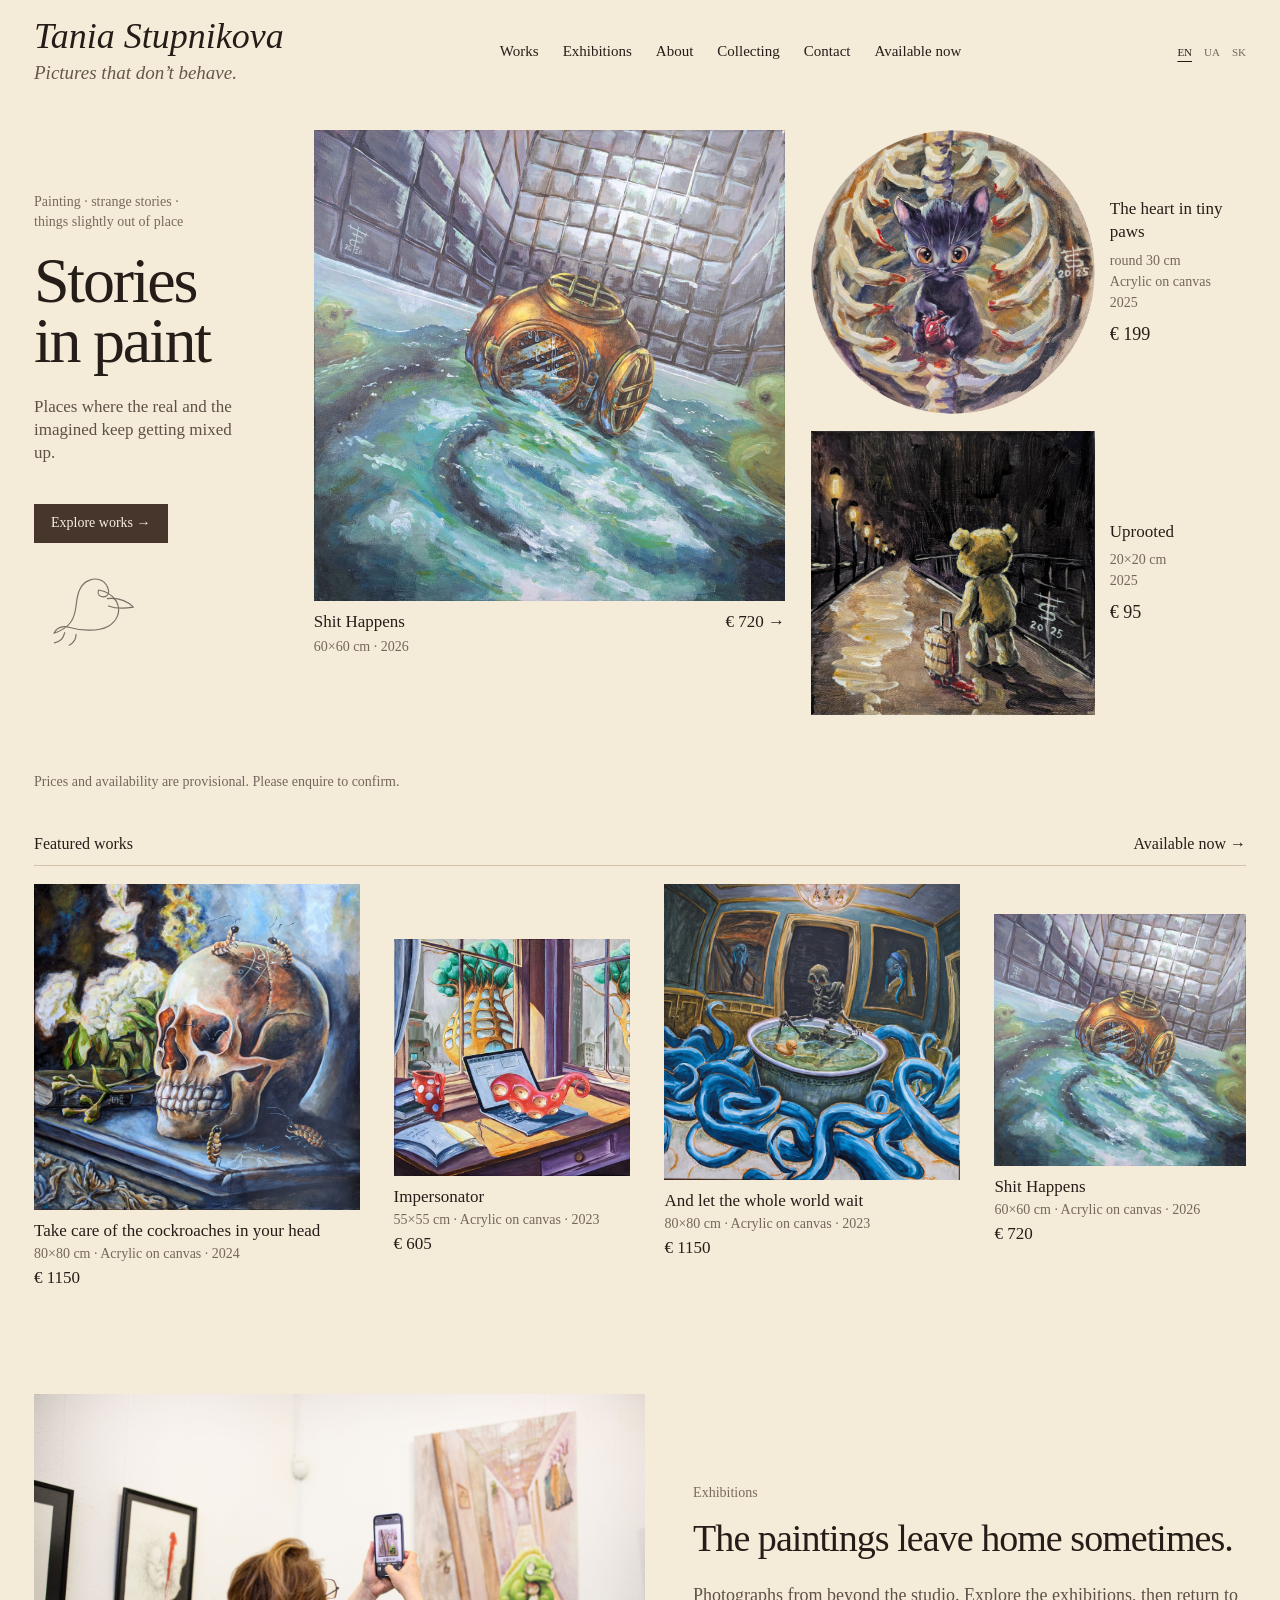
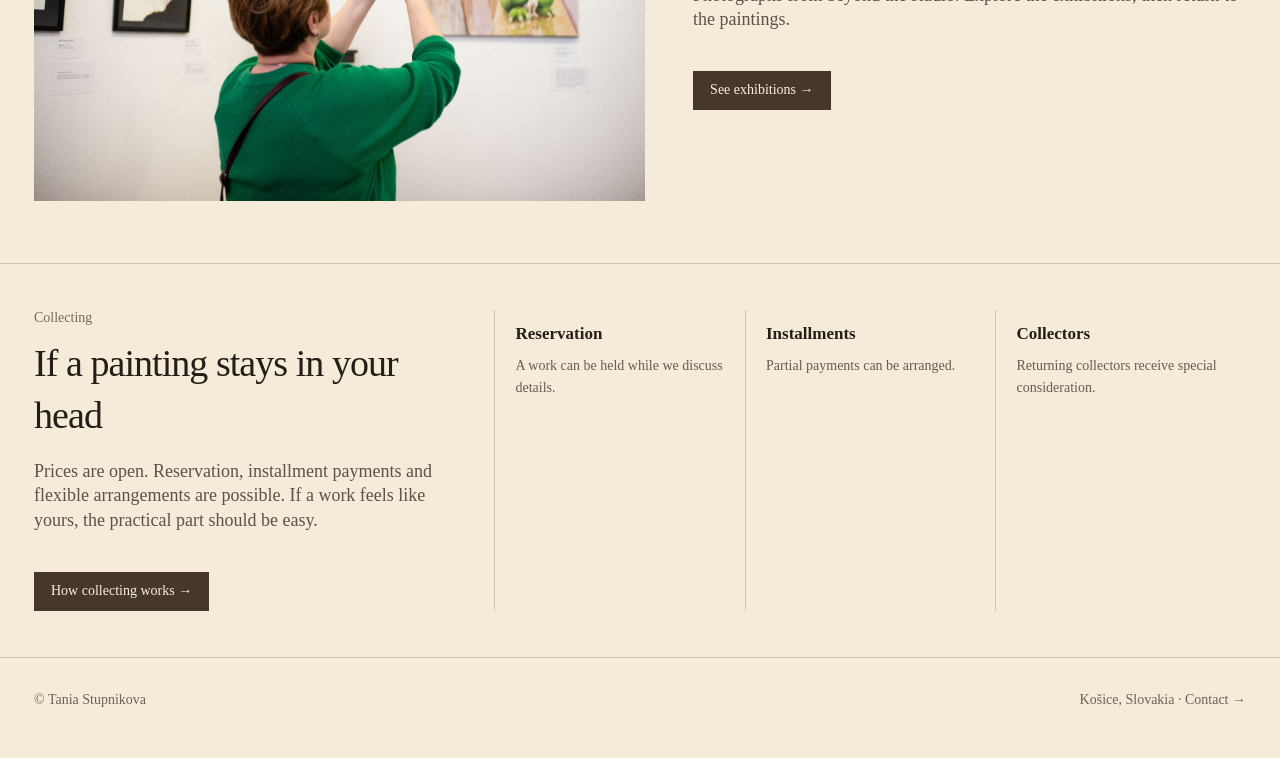
<file: index.html>
<!doctype html>
<html lang="en">
<head>
  <meta charset="utf-8">
  <meta name="viewport" content="width=device-width,initial-scale=1">
  <title>Tania Stupnikova</title>
  <meta name="description" content="Paintings by Tania Stupnikova. Strange stories, magical realism, uneasy creatures and things slightly out of place.">
  <link rel="stylesheet" href="styles.css">
</head>
<body>
<header class="header">
  <div class="shell header-inner">
    <a href="index.html" class="brand">
      <div class="brand-name">Tania Stupnikova</div>
      <div class="tagline">Pictures that don’t behave.</div>
    </a>
    <nav class="nav" aria-label="Main navigation">
      <a href="works.html">Works</a>
      <a href="exhibitions.html">Exhibitions</a>
      <a href="about.html">About</a>
      <a href="collecting.html">Collecting</a>
      <a href="contact.html">Contact</a>
      <a class="available-nav" href="available.html">Available now</a>
    </nav>
    <div class="lang" aria-label="Languages"><span aria-current="true">EN</span><span title="Ukrainian translation forthcoming">UA</span><span title="Slovak translation forthcoming">SK</span></div>
  </div>
</header>

<main>
<section class="hero">
  <div class="shell hero-grid">
    <div class="hero-copy">
      <div class="eyebrow">Painting · strange stories · things slightly out of place</div>
      <h1>Stories<br>in paint</h1>
      <p>Places where the real and the imagined keep getting mixed up.</p>
      <a class="text-link" href="works.html">Explore works →</a>

      <div class="goose" aria-hidden="true">
        <svg viewBox="0 0 220 130" fill="none" stroke="currentColor" stroke-width="2" stroke-linecap="round" stroke-linejoin="round">
          <path d="M35 106c28-9 36-24 39-48 2-20 6-39 23-45 18-7 31 3 34 17 2 9-5 14-14 11-4-2-5-7-3-11 12 2 24 8 31 20 9 16 2 35-15 44-17 9-47 8-67 2-13-4-22-1-28 10Z"/>
          <path d="M129 45c20-2 34 3 46 15-17 3-31 3-44-2"/>
          <path d="M54 105c-2 10-8 16-18 18M74 108c0 9-4 15-12 19"/>
        </svg>
      </div>
    </div>

    <a class="hero-main" href="artwork.html?id=shit">
      <div class="art-frame"><img src="assets/shit-happens.jpg" alt="Shit Happens"></div>
      <div class="art-meta"><div><div class="art-title">Shit Happens</div><div class="art-sub">60×60 cm · 2026</div></div><div class="price">€ 720 →</div></div>
    </a>

    <div class="side-stack">
      <a class="side-card round" href="artwork.html?id=heart">
        <div class="round-art"><img src="assets/heart.png" alt="The heart in tiny paws"></div>
        <div>
          <h3>The heart in tiny paws</h3>
          <div class="meta">round 30 cm<br>Acrylic on canvas<br>2025</div>
          <div class="price">€ 199</div>
        </div>
      </a>
      <a class="side-card" href="artwork.html?id=uprooted">
        <img src="assets/uprooted.jpg" alt="Uprooted">
        <div>
          <h3>Uprooted</h3>
          <div class="meta">20×20 cm<br>2025</div>
          <div class="price">€ 95</div>
        </div>
      </a>
    </div>
  </div>
</section>

<div class="shell"><p class="content-note">Prices and availability are provisional. Please enquire to confirm.</p></div>
<section class="featured">
  <div class="shell">
    <div class="section-head">
      <span>Featured works</span>
      <a href="available.html">Available now →</a>
    </div>
    <div class="feature-grid">
      <a class="feature-card" href="artwork.html?id=cockroaches">
        <img src="assets/cockroaches.jpg" alt="Take care of the cockroaches in your head">
        <h3>Take care of the cockroaches in your head</h3>
        <div class="small">80×80 cm · Acrylic on canvas · 2024</div>
        <div class="price">€ 1150</div>
      </a>
      <a class="feature-card" href="artwork.html?id=impersonator">
        <img src="assets/impersonator.jpg" alt="Impersonator">
        <h3>Impersonator</h3>
        <div class="small">55×55 cm · Acrylic on canvas · 2023</div>
        <div class="price">€ 605</div>
      </a>
      <a class="feature-card" href="artwork.html?id=world-wait">
        <img src="assets/world-wait.jpg" alt="And let the whole world wait">
        <h3>And let the whole world wait</h3>
        <div class="small">80×80 cm · Acrylic on canvas · 2023</div>
        <div class="price">€ 1150</div>
      </a>
      <a class="feature-card" href="artwork.html?id=shit">
        <img src="assets/shit-happens.jpg" alt="Shit Happens">
        <h3>Shit Happens</h3>
        <div class="small">60×60 cm · Acrylic on canvas · 2026</div>
        <div class="price">€ 720</div>
      </a>
    </div>
  </div>
</section>

<section class="editorial">
  <div class="shell editorial-grid">
    <div class="editorial-photo"><img src="assets/exhibition-home.jpg" alt="Visitor photographing a painting at an exhibition"></div>
    <div class="editorial-copy">
      <div class="micro">Exhibitions</div>
      <h2>The paintings leave home sometimes.</h2>
      <p>Photographs from beyond the studio. Explore the exhibitions, then return to the paintings.</p>
      <a class="text-link" href="exhibitions.html">See exhibitions →</a>
    </div>
  </div>
</section>

<section class="collecting">
  <div class="shell collecting-grid">
    <div class="collect-copy">
      <div class="micro">Collecting</div>
      <h2>If a painting stays in your head</h2>
      <p>Prices are open. Reservation, installment payments and flexible arrangements are possible. If a work feels like yours, the practical part should be easy.</p>
      <a class="text-link" href="collecting.html">How collecting works →</a>
    </div>
    <div class="collect-item"><strong>Reservation</strong><span>A work can be held while we discuss details.</span></div>
    <div class="collect-item"><strong>Installments</strong><span>Partial payments can be arranged.</span></div>
    <div class="collect-item"><strong>Collectors</strong><span>Returning collectors receive special consideration.</span></div>
  </div>
</section>
</main>

<footer class="footer">
  <div class="shell footer-inner"><span>© Tania Stupnikova</span><span>Košice, Slovakia · <a href="contact.html">Contact →</a></span></div>
</footer>
<script src="data.js"></script>
<script src="app.js"></script>
</body>
</html>
</file>
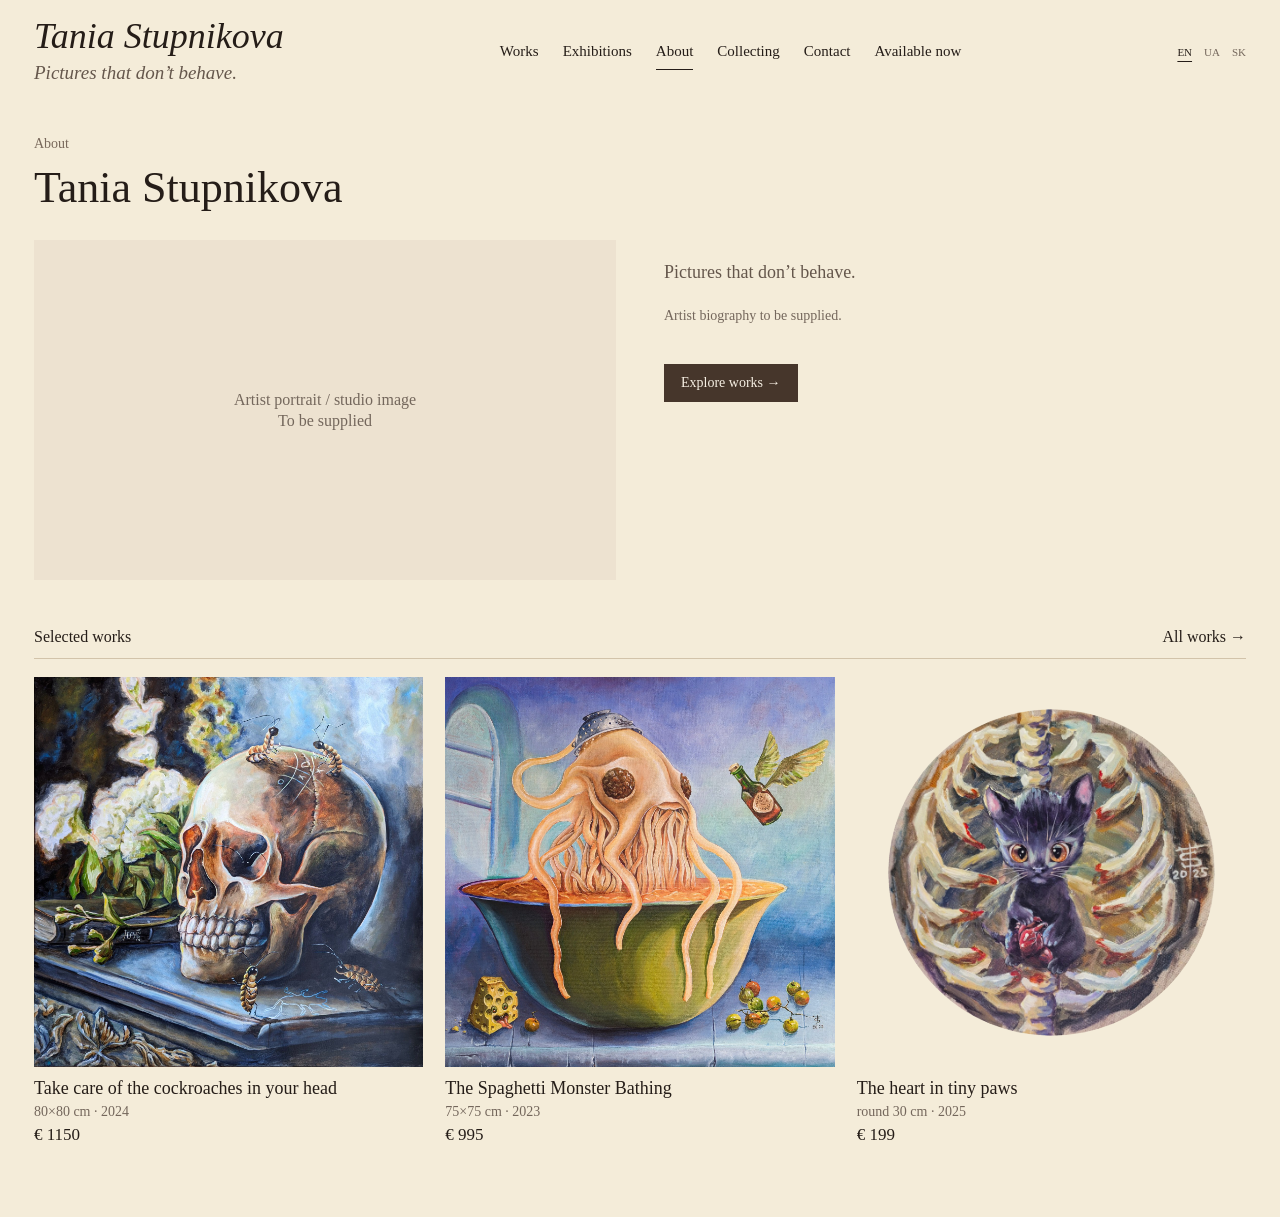
<file: about.html>
<!doctype html>
<html lang="en">
<head>
<meta charset="utf-8">
<meta name="viewport" content="width=device-width,initial-scale=1">
<title>About · Tania Stupnikova</title>
<link rel="stylesheet" href="styles.css">
</head>
<body>
<header class="header">
<div class="shell header-inner">
<a href="index.html" class="brand">
<div class="brand-name">Tania Stupnikova</div>
<div class="tagline">Pictures that don’t behave.</div>
</a>
<nav class="nav" aria-label="Main navigation">
<a href="works.html">Works</a>
<a href="exhibitions.html">Exhibitions</a>
<a href="about.html">About</a>
<a href="collecting.html">Collecting</a>
<a href="contact.html">Contact</a>
<a href="available.html">Available now</a>
</nav>
<div class="lang" aria-label="Languages">
<span aria-current="true">EN</span>
<span title="Ukrainian translation forthcoming">UA</span>
<span title="Slovak translation forthcoming">SK</span>
</div>
</div>
</header>
<main class="page">
<div class="shell">
<div class="micro">About</div>
<h1>Tania Stupnikova</h1>
<div class="info-layout">
<div class="neutral-placeholder" role="img" aria-label="Artist portrait placeholder">Artist portrait / studio image<br>To be supplied</div>
<div class="info-copy">
<p class="lede">Pictures that don’t behave.</p>
<p class="content-note">Artist biography to be supplied.</p>
<a class="text-link" href="works.html">Explore works →</a>
</div>
</div>
<section>
<div class="section-head">
<span>Selected works</span>
<a href="works.html">All works →</a>
</div>
<div class="related-grid" data-selected>
</div>
</section>
</div>
</main>
<script src="data.js">
</script>
<script src="app.js">
</script>
</body>
</html>
</file>
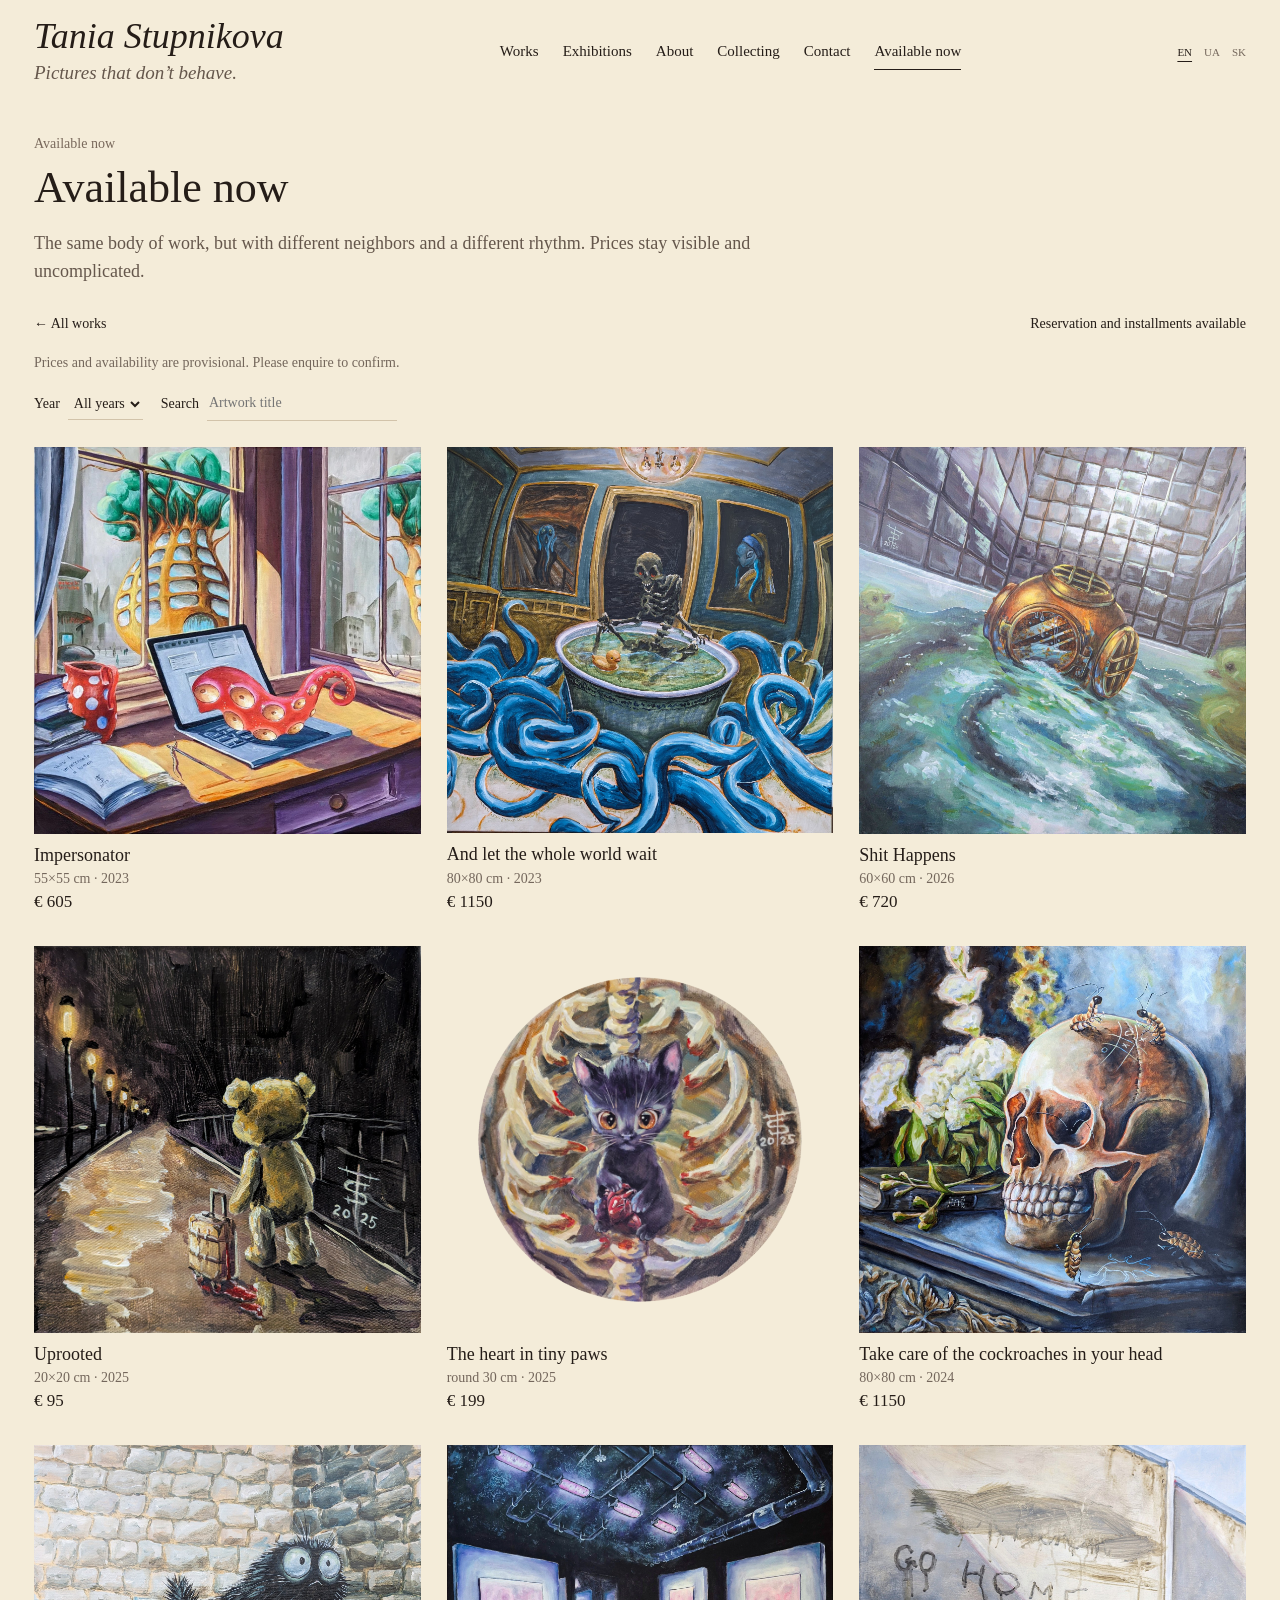
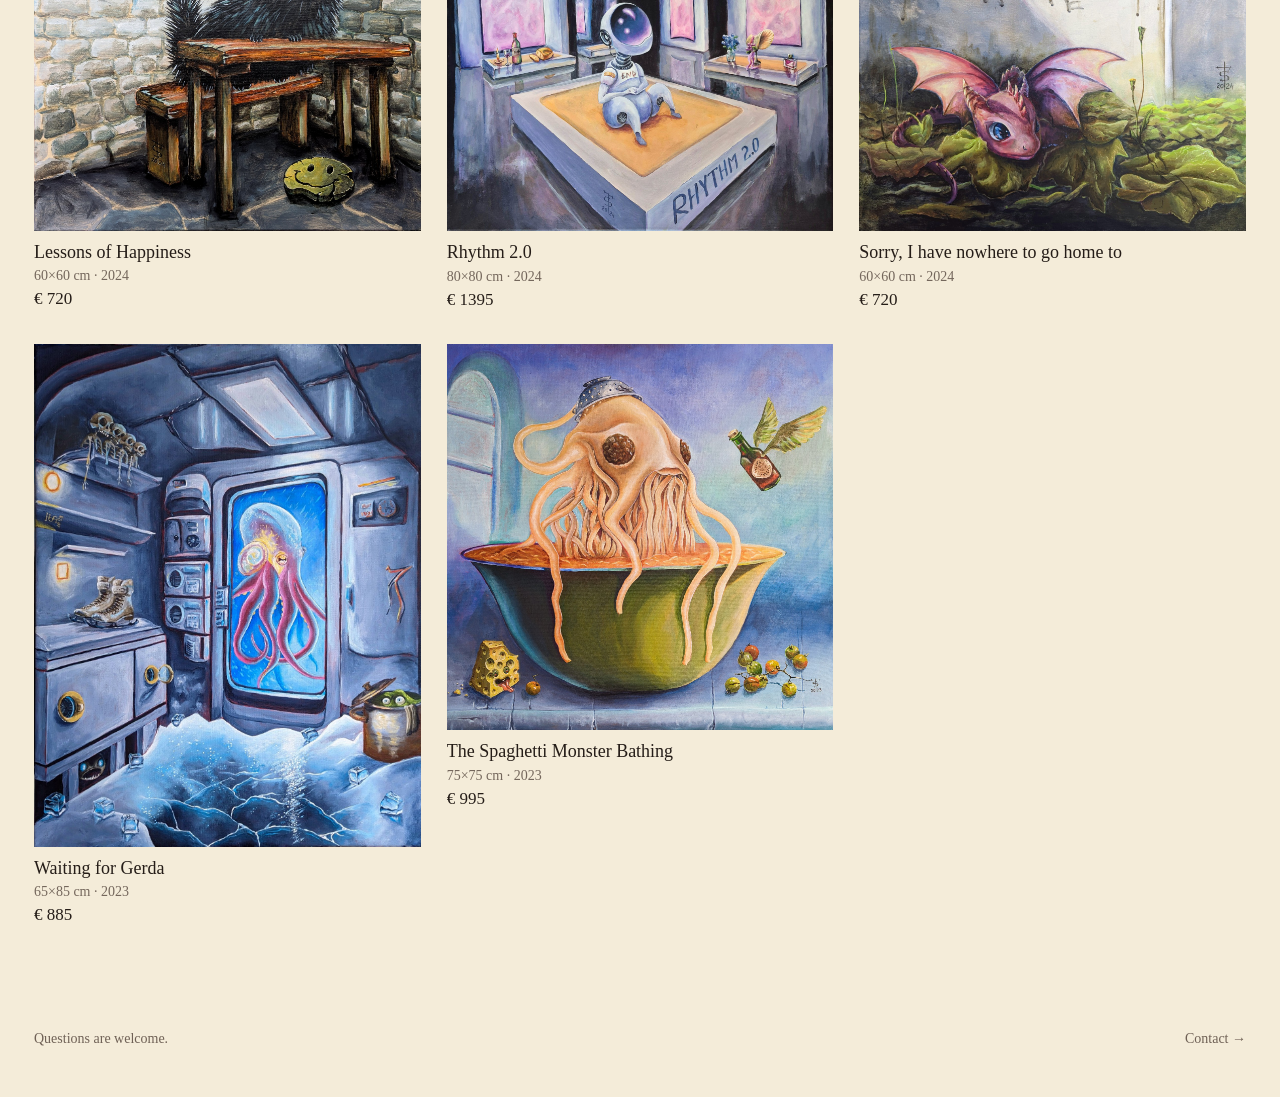
<file: available.html>
<!doctype html>
<html lang="en">
<head>
<meta charset="utf-8">
<meta name="viewport" content="width=device-width,initial-scale=1">
<title>Available now · Tania Stupnikova</title>
<link rel="stylesheet" href="styles.css">
</head>
<body data-available="true">
<header class="header">
<div class="shell header-inner">
<a href="index.html" class="brand">
<div class="brand-name">Tania Stupnikova</div>
<div class="tagline">Pictures that don’t behave.</div>
</a>
<nav class="nav" aria-label="Main navigation">
<a href="works.html">Works</a>
<a href="exhibitions.html">Exhibitions</a>
<a href="about.html">About</a>
<a href="collecting.html">Collecting</a>
<a href="contact.html">Contact</a>
<a href="available.html">Available now</a>
</nav>
<div class="lang" aria-label="Languages">
<span aria-current="true">EN</span>
<span title="Ukrainian translation forthcoming">UA</span>
<span title="Slovak translation forthcoming">SK</span>
</div>
</div>
</header>
<main class="page">
<div class="shell">
<div class="micro">Available now</div>
<h1>Available now</h1>
<p class="lede">The same body of work, but with different neighbors and a different rhythm. Prices stay visible and uncomplicated.</p>
<div class="works-toolbar">
<a href="works.html">← All works</a>
<span>Reservation and installments available</span>
</div>
<p class="content-note">Prices and availability are provisional. Please enquire to confirm.</p>
<div class="works-grid" data-works>
</div>
</div>
</main>
<footer class="footer">
<div class="shell footer-inner">
<span>Questions are welcome.</span>
<a href="contact.html">Contact →</a>
</div>
</footer>
<script src="data.js">
</script>
<script src="app.js">
</script>
</body>
</html>
</file>
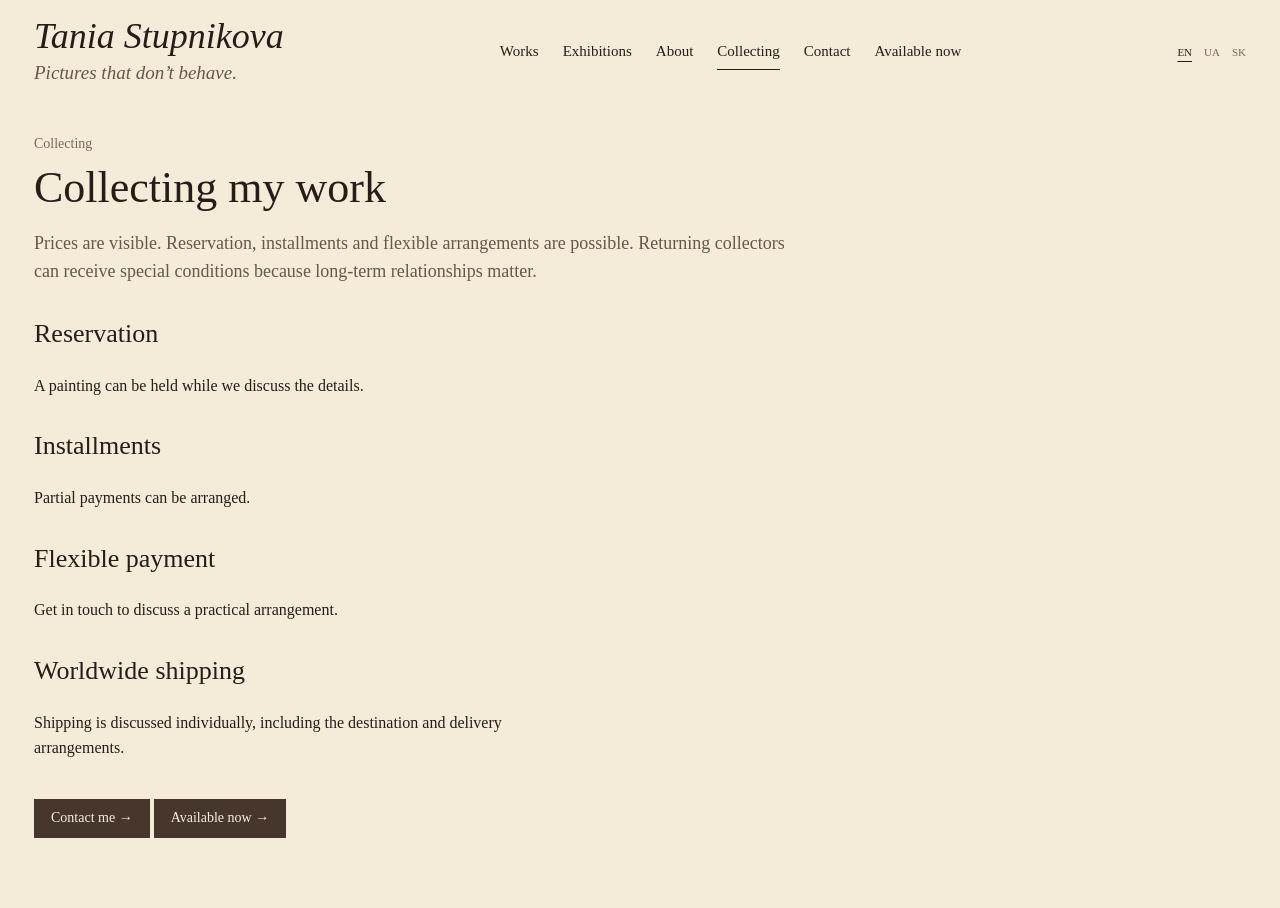
<file: collecting.html>
<!doctype html>
<html lang="en">
<head>
<meta charset="utf-8">
<meta name="viewport" content="width=device-width,initial-scale=1">
<title>Collecting · Tania Stupnikova</title>
<link rel="stylesheet" href="styles.css">
</head>
<body>
<header class="header">
<div class="shell header-inner">
<a href="index.html" class="brand">
<div class="brand-name">Tania Stupnikova</div>
<div class="tagline">Pictures that don’t behave.</div>
</a>
<nav class="nav" aria-label="Main navigation">
<a href="works.html">Works</a>
<a href="exhibitions.html">Exhibitions</a>
<a href="about.html">About</a>
<a href="collecting.html">Collecting</a>
<a href="contact.html">Contact</a>
<a href="available.html">Available now</a>
</nav>
<div class="lang" aria-label="Languages">
<span aria-current="true">EN</span>
<span title="Ukrainian translation forthcoming">UA</span>
<span title="Slovak translation forthcoming">SK</span>
</div>
</div>
</header>
<main class="page">
<div class="shell">
<div class="micro">Collecting</div>
<h1>Collecting my work</h1>
<p class="lede">Prices are visible. Reservation, installments and flexible arrangements are possible. Returning collectors can receive special conditions because long-term relationships matter.</p>
<div class="info-copy">
<h2>Reservation</h2>
<p>A painting can be held while we discuss the details.</p>
<h2>Installments</h2>
<p>Partial payments can be arranged.</p>
<h2>Flexible payment</h2>
<p>Get in touch to discuss a practical arrangement.</p>
<h2>Worldwide shipping</h2>
<p>Shipping is discussed individually, including the destination and delivery arrangements.</p>
<a class="text-link" href="contact.html">Contact me →</a> <a class="text-link" href="available.html">Available now →</a>
</div>
</div>
</main>
<script src="data.js">
</script>
<script src="app.js">
</script>
</body>
</html>
</file>
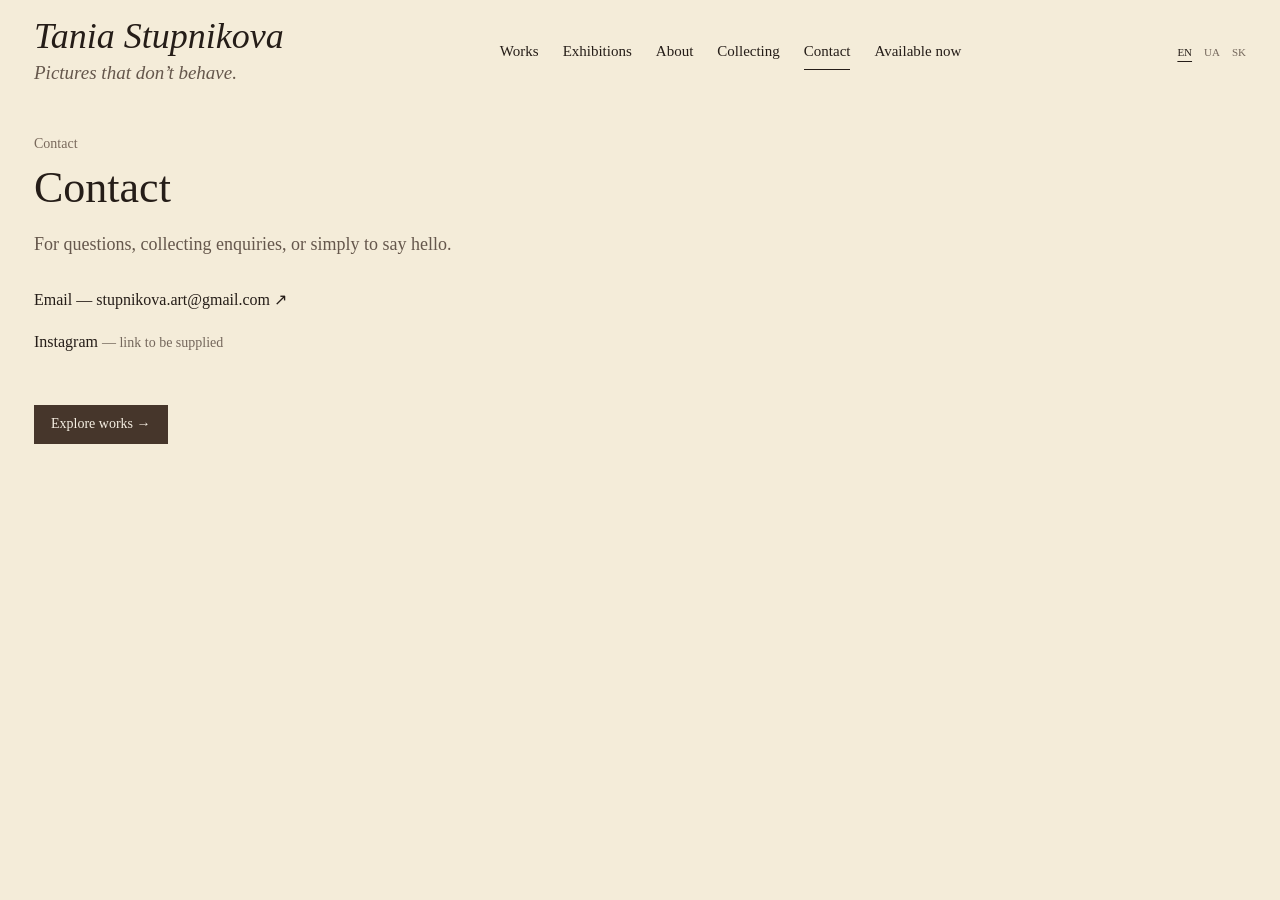
<file: contact.html>
<!doctype html>
<html lang="en">
<head>
<meta charset="utf-8">
<meta name="viewport" content="width=device-width,initial-scale=1">
<title>Contact · Tania Stupnikova</title>
<link rel="stylesheet" href="styles.css">
</head>
<body>
<header class="header">
<div class="shell header-inner">
<a href="index.html" class="brand">
<div class="brand-name">Tania Stupnikova</div>
<div class="tagline">Pictures that don’t behave.</div>
</a>
<nav class="nav" aria-label="Main navigation">
<a href="works.html">Works</a>
<a href="exhibitions.html">Exhibitions</a>
<a href="about.html">About</a>
<a href="collecting.html">Collecting</a>
<a href="contact.html">Contact</a>
<a href="available.html">Available now</a>
</nav>
<div class="lang" aria-label="Languages">
<span aria-current="true">EN</span>
<span title="Ukrainian translation forthcoming">UA</span>
<span title="Slovak translation forthcoming">SK</span>
</div>
</div>
</header>
<main class="page">
<div class="shell">
<div class="micro">Contact</div>
<h1>Contact</h1>
<div class="info-copy">
<p class="lede">For questions, collecting enquiries, or simply to say hello.</p>
<p data-enquiry hidden>
</p>
<div class="contact-links">
<a data-email href="mailto:stupnikova.art@gmail.com">Email — stupnikova.art@gmail.com ↗</a>
<span>Instagram <small class="content-note">— link to be supplied</small>
</span>
</div>
<a class="text-link" href="works.html">Explore works →</a>
</div>
</div>
</main>
<script src="data.js">
</script>
<script src="app.js">
</script>
</body>
</html>
</file>
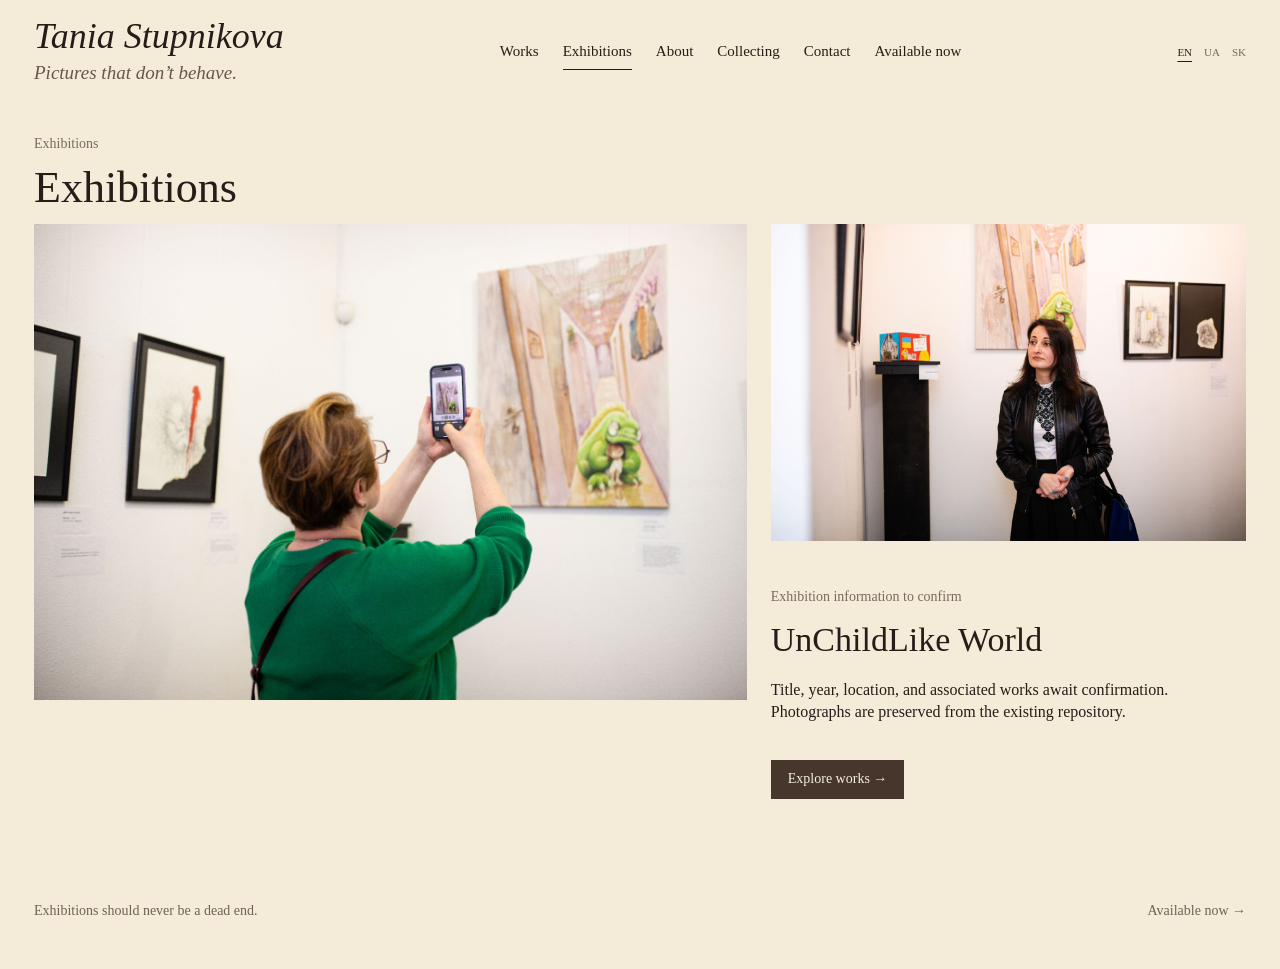
<file: exhibitions.html>
<!doctype html>
<html lang="en">
<head>
<meta charset="utf-8">
<meta name="viewport" content="width=device-width,initial-scale=1">
<title>Exhibitions · Tania Stupnikova</title>
<link rel="stylesheet" href="styles.css">
</head>
<body>
<header class="header">
<div class="shell header-inner">
<a href="index.html" class="brand">
<div class="brand-name">Tania Stupnikova</div>
<div class="tagline">Pictures that don’t behave.</div>
</a>
<nav class="nav" aria-label="Main navigation">
<a href="works.html">Works</a>
<a href="exhibitions.html">Exhibitions</a>
<a href="about.html">About</a>
<a href="collecting.html">Collecting</a>
<a href="contact.html">Contact</a>
<a href="available.html">Available now</a>
</nav>
<div class="lang" aria-label="Languages">
<span aria-current="true">EN</span>
<span title="Ukrainian translation forthcoming">UA</span>
<span title="Slovak translation forthcoming">SK</span>
</div>
</div>
</header>
<main class="page">
<div class="shell">
<div class="micro">Exhibitions</div>
<h1>Exhibitions</h1>
<div class="ex-grid">
<div class="ex-main">
<img src="assets/exhibition-1.jpg" alt="Exhibition view">
</div>
<div class="ex-side">
<img src="assets/exhibition-2.jpg" alt="Additional exhibition view">
<div class="info-box">
<div class="micro">Exhibition information to confirm</div>
<h2 style="font-size:34px;font-weight:500;margin:0 0 12px">UnChildLike World</h2>
<p>Title, year, location, and associated works await confirmation. Photographs are preserved from the existing repository.</p>
<a class="text-link" href="works.html">Explore works →</a>
</div>
</div>
</div>
</div>
</main>
<footer class="footer">
<div class="shell footer-inner">
<span>Exhibitions should never be a dead end.</span>
<a href="available.html">Available now →</a>
</div>
</footer>
<script src="data.js">
</script>
<script src="app.js">
</script>
</body>
</html>
</file>
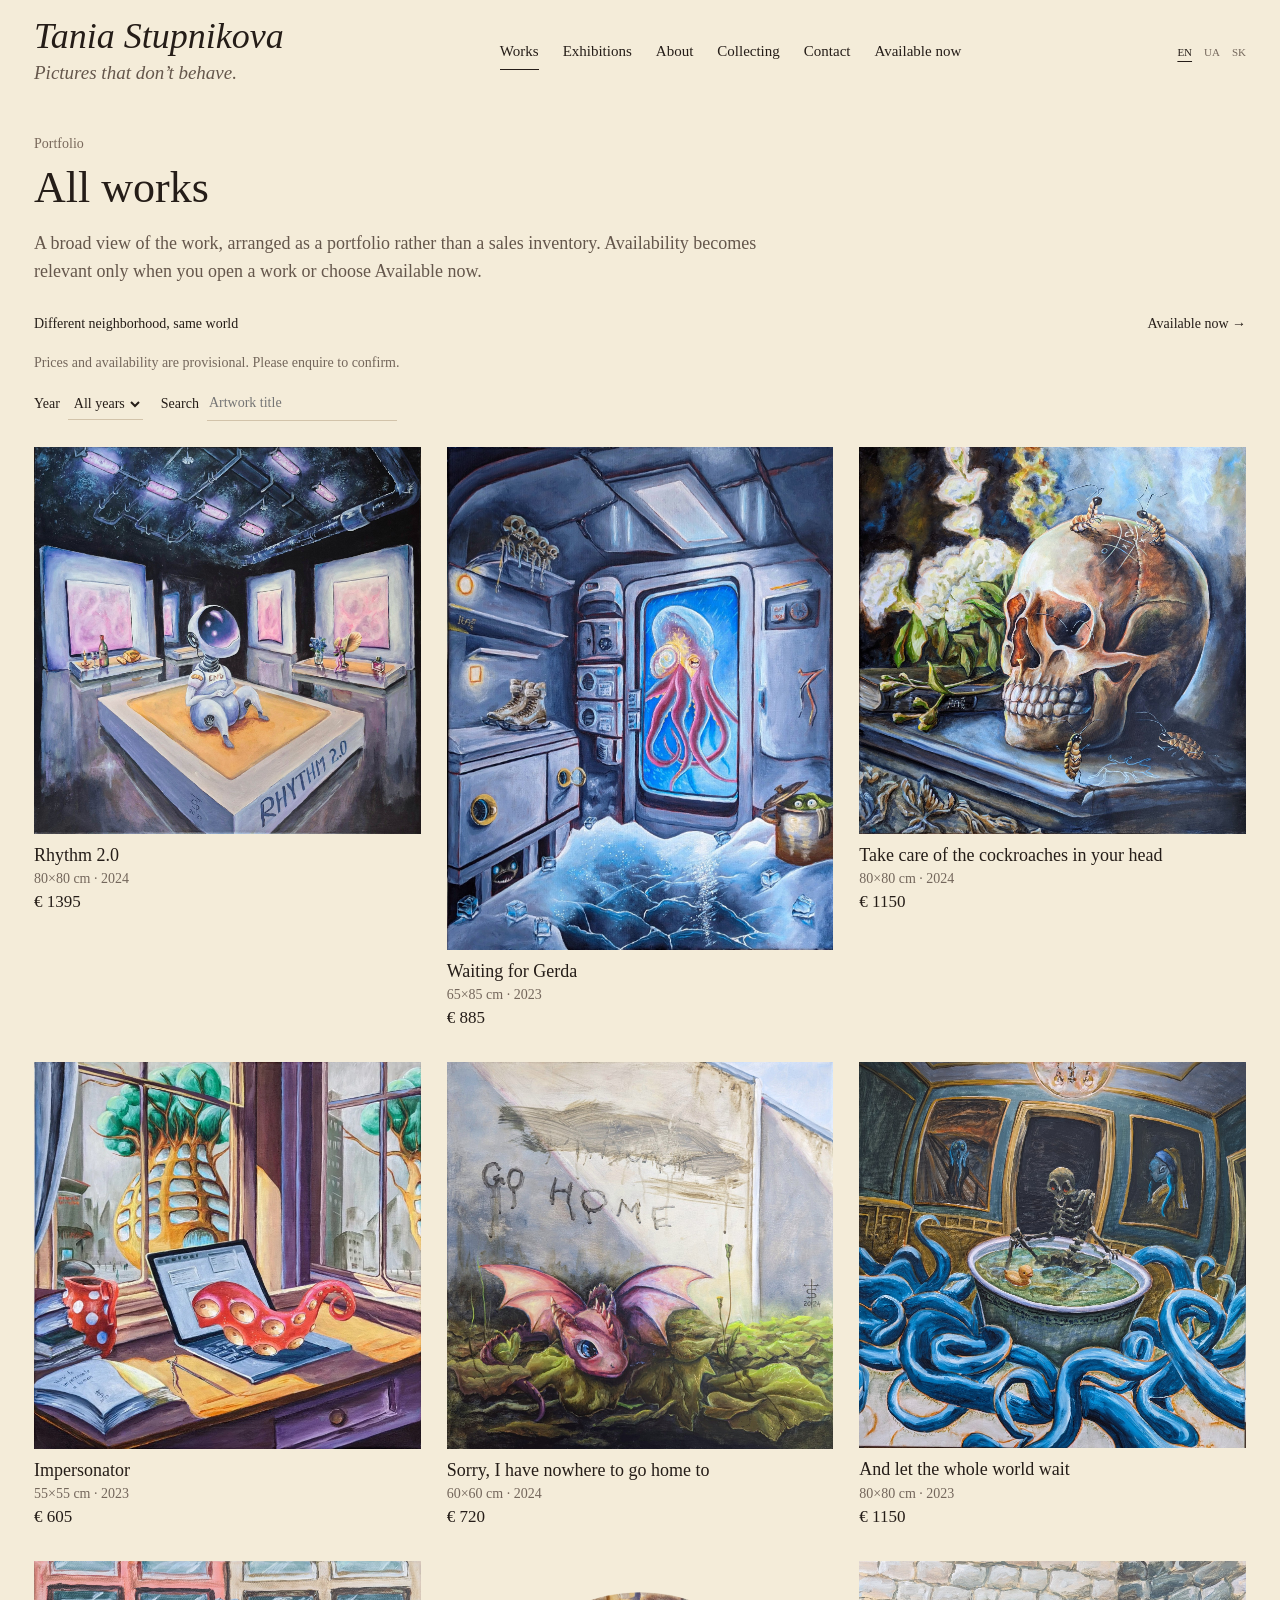
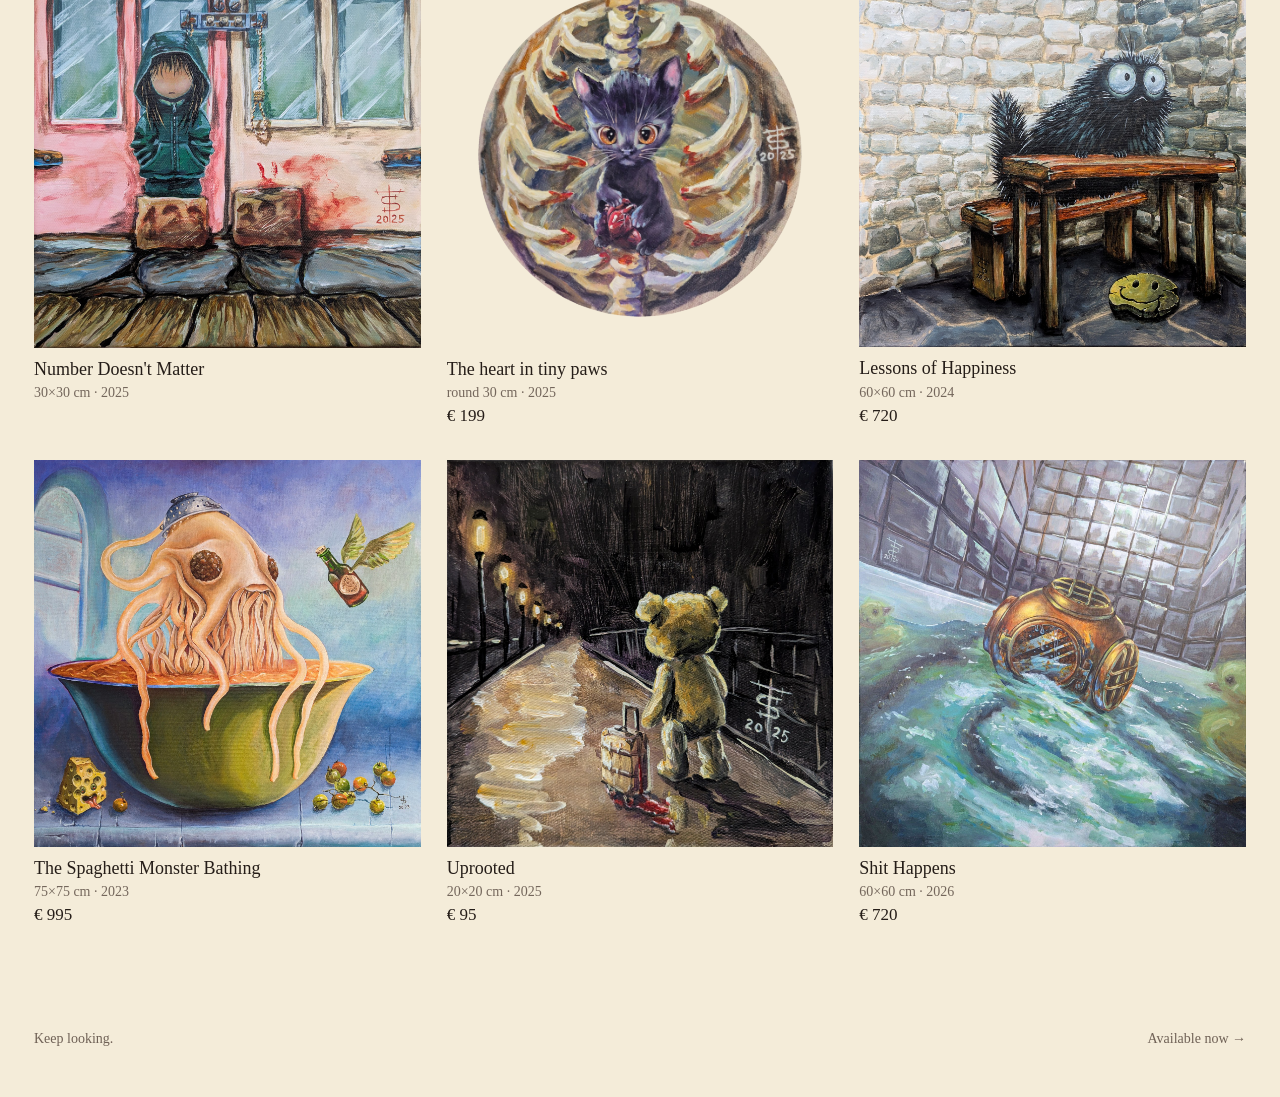
<file: works.html>
<!doctype html>
<html lang="en">
<head>
<meta charset="utf-8">
<meta name="viewport" content="width=device-width,initial-scale=1">
<title>Works · Tania Stupnikova</title>
<link rel="stylesheet" href="styles.css">
</head>
<body>
<header class="header">
<div class="shell header-inner">
<a href="index.html" class="brand">
<div class="brand-name">Tania Stupnikova</div>
<div class="tagline">Pictures that don’t behave.</div>
</a>
<nav class="nav" aria-label="Main navigation">
<a href="works.html">Works</a>
<a href="exhibitions.html">Exhibitions</a>
<a href="about.html">About</a>
<a href="collecting.html">Collecting</a>
<a href="contact.html">Contact</a>
<a href="available.html">Available now</a>
</nav>
<div class="lang" aria-label="Languages">
<span aria-current="true">EN</span>
<span title="Ukrainian translation forthcoming">UA</span>
<span title="Slovak translation forthcoming">SK</span>
</div>
</div>
</header>
<main class="page">
<div class="shell">
<div class="micro">Portfolio</div>
<h1>All works</h1>
<p class="lede">A broad view of the work, arranged as a portfolio rather than a sales inventory. Availability becomes relevant only when you open a work or choose Available now.</p>
<div class="works-toolbar">
<span>Different neighborhood, same world</span>
<a href="available.html">Available now →</a>
</div>
<p class="content-note">Prices and availability are provisional. Please enquire to confirm.</p>
<div class="works-grid" data-works>
</div>
</div>
</main>
<footer class="footer">
<div class="shell footer-inner">
<span>Keep looking.</span>
<a href="available.html">Available now →</a>
</div>
</footer>
<script src="data.js">
</script>
<script src="app.js">
</script>
</body>
</html>
</file>
<file: styles.css>
:root{
  --ivory:#f3ebdc;
  --ivory-2:#ede2d0;
  --burnt:#5b4738;
  --burnt-deep:#3e3027;
  --ink:#251d18;
  --muted:#74675c;
  --line:#b9aa98;
  --paper:#f6efe3;
  --max:1420px;
}
*{box-sizing:border-box}
html{scroll-behavior:smooth}
body{margin:0;background:var(--ivory);color:var(--ink);font-family:Georgia,'Times New Roman',serif;line-height:1.35}
a{color:inherit;text-decoration:none}
img{max-width:100%;display:block}
button{font:inherit}
.shell{max-width:var(--max);margin:auto;padding:0 34px}
.header{position:sticky;top:0;z-index:20;background:rgba(243,235,220,.94);backdrop-filter:blur(10px);border-bottom:1px solid rgba(82,62,48,.16)}
.header-inner{height:92px;display:flex;align-items:center;justify-content:space-between;gap:30px}
.brand{min-width:260px}.brand-name{font-size:31px;line-height:1}.tagline{font-style:italic;color:#65574c;font-size:18px;margin-top:6px}
.nav{display:flex;gap:31px;align-items:center;font-family:Arial,sans-serif;font-size:12px;letter-spacing:.09em;text-transform:uppercase}.nav a:hover,.nav a.active{border-bottom:1px solid var(--ink);padding-bottom:5px}
.lang{display:flex;gap:12px;font-size:11px;font-family:Arial,sans-serif}
.hero{padding:48px 0 22px}.hero-grid{display:grid;grid-template-columns:.78fr 1.55fr 1.08fr;gap:20px;align-items:start}
.hero-copy{padding:42px 26px 0 4px}.eyebrow{font-family:Arial,sans-serif;font-size:11px;text-transform:uppercase;letter-spacing:.16em;color:#79695c}.hero h1{font-size:70px;line-height:.88;margin:18px 0 24px;font-weight:500;letter-spacing:-.045em}.hero-copy p{font-size:20px;color:#5f5147;max-width:310px}.text-link{display:inline-block;margin-top:22px;padding:13px 17px;background:var(--burnt-deep);color:#fff;font-family:Arial,sans-serif;font-size:12px;text-transform:uppercase;letter-spacing:.09em}
.hero-main .art-frame{aspect-ratio:1/1;overflow:hidden}.hero-main img{width:100%;height:100%;object-fit:cover}.art-meta{display:grid;grid-template-columns:1fr auto;gap:10px;padding-top:10px}.art-title{font-size:19px}.art-sub{font-size:13px;color:#6d5e53;margin-top:4px;font-family:Arial,sans-serif}.price{font-size:19px;white-space:nowrap}
.side-stack{display:grid;gap:17px}.side-card{display:grid;grid-template-columns:1fr .43fr;gap:16px;align-items:end}.side-card img{width:100%;aspect-ratio:1/1;object-fit:cover}.side-card.round .round-art{aspect-ratio:1/1;border-radius:50%;overflow:hidden;background:#2d241f}.side-card.round img{width:100%;height:100%;object-fit:cover}.side-card h3{font-size:18px;margin:0 0 6px;font-weight:500}.available-nav{font-weight:700}.side-card .meta{font:12px/1.5 Arial,sans-serif;color:#6d5e53}.side-card .price{margin-top:9px;font-size:18px}
.goose{width:155px;margin:32px auto 0;opacity:.52}.goose svg{width:100%;height:auto}
.featured{background:var(--burnt);color:#f5ecdc;padding:26px 0 34px;margin-top:8px}.section-head{display:flex;justify-content:space-between;align-items:center;margin-bottom:18px;font:11px Arial,sans-serif;text-transform:uppercase;letter-spacing:.14em}.feature-grid{display:grid;grid-template-columns:repeat(4,1fr);gap:20px}.feature-card img{width:100%;aspect-ratio:1/1;object-fit:cover;transition:transform .28s ease}.feature-card:hover img{transform:scale(1.012)}.feature-card h3{font-size:17px;margin:10px 0 3px;font-weight:500}.feature-card .small{font:12px Arial,sans-serif;color:#d8cdbf}.feature-card .price{font-size:17px;margin-top:5px}
.editorial{padding:62px 0}.editorial-grid{display:grid;grid-template-columns:1.05fr .95fr;gap:48px;align-items:center}.editorial-photo{position:relative}.editorial-photo img{width:100%;aspect-ratio:16/10;object-fit:cover}.editorial-copy h2,.collecting h2{font-size:46px;font-weight:500;margin:0 0 16px;letter-spacing:-.025em}.editorial-copy p,.collecting p{font-size:18px;color:#5e5148;max-width:630px}.micro{font:11px Arial,sans-serif;text-transform:uppercase;letter-spacing:.14em;color:#79695c;margin-bottom:12px}
.collecting{border-top:1px solid var(--line);border-bottom:1px solid var(--line);padding:46px 0}.collecting-grid{display:grid;grid-template-columns:1.25fr repeat(3,.68fr);gap:0}.collect-copy{padding-right:44px}.collect-item{border-left:1px solid var(--line);padding:5px 28px}.collect-item strong{display:block;font-size:17px;margin:8px 0}.collect-item span{font-size:14px;color:#695b50}
.footer{padding:34px 0 50px;font:12px Arial,sans-serif;color:#6f6156}.footer-inner{display:flex;justify-content:space-between;gap:20px;flex-wrap:wrap}
.page{padding:48px 0 70px}.page h1{font-size:56px;font-weight:500;margin:0 0 12px}.lede{font-size:19px;color:#65574c;max-width:760px}.works-toolbar{display:flex;justify-content:space-between;align-items:center;margin:30px 0 22px;font:12px Arial,sans-serif;text-transform:uppercase;letter-spacing:.08em}.works-grid{columns:3 320px;column-gap:24px}.work-card{break-inside:avoid;margin-bottom:30px}.work-card img{width:100%;height:auto}.work-card h3{font-size:19px;font-weight:500;margin:9px 0 4px}.work-card .small{font:12px Arial,sans-serif;color:#6e6055}.work-card .price{font-size:17px;margin-top:4px}.artwork-layout{display:grid;grid-template-columns:1.2fr .8fr;gap:54px;align-items:start}.artwork-image{background:#e8ddcb}.artwork-image img{width:100%;height:auto}.artwork-info{position:sticky;top:130px}.artwork-info h1{font-size:48px}.artwork-info .facts{font:13px/1.7 Arial,sans-serif;color:#66594f;margin:18px 0}.artwork-info .big-price{font-size:28px;margin:18px 0}.artwork-info .story{font-size:18px;color:#52473f}.ask{display:inline-block;margin-top:18px;background:var(--burnt-deep);color:white;padding:13px 18px;font:12px Arial,sans-serif;text-transform:uppercase;letter-spacing:.08em}.status{font:12px Arial,sans-serif;text-transform:uppercase;letter-spacing:.12em;color:#77685e;margin:18px 0}.related{margin-top:60px}.related h2{font-size:34px;font-weight:500}.related-grid{display:grid;grid-template-columns:repeat(3,1fr);gap:22px}.related-grid img{aspect-ratio:1/1;object-fit:cover}.ex-grid{display:grid;grid-template-columns:1.2fr .8fr;gap:24px}.ex-grid img{width:100%;height:100%;object-fit:cover}.ex-main{aspect-ratio:16/10}.ex-side{display:grid;gap:24px}.ex-side img{aspect-ratio:16/10}.info-box{background:var(--paper);border:1px solid var(--line);padding:25px;margin-top:24px}
@media(max-width:980px){.nav{display:none}.header-inner{height:76px}.hero-grid{grid-template-columns:1fr 1fr}.hero-copy{grid-column:1/-1;padding:10px 0}.hero h1{font-size:52px}.side-stack{grid-column:2}.hero-main{grid-column:1}.feature-grid{grid-template-columns:1fr 1fr}.editorial-grid,.artwork-layout{grid-template-columns:1fr}.artwork-info{position:static}.collecting-grid{grid-template-columns:1fr 1fr}.collect-copy{grid-column:1/-1;margin-bottom:25px}.works-grid{columns:2 280px}.ex-grid{grid-template-columns:1fr}}
@media(max-width:620px){.shell{padding:0 18px}.brand-name{font-size:24px}.tagline{font-size:14px}.hero{padding-top:25px}.hero-grid{grid-template-columns:1fr}.hero-main,.side-stack{grid-column:auto}.hero h1{font-size:44px}.side-card{grid-template-columns:1fr .65fr}.feature-grid{grid-template-columns:1fr 1fr;gap:13px}.featured{padding-top:20px}.editorial{padding:42px 0}.editorial-copy h2,.collecting h2{font-size:37px}.collecting-grid{grid-template-columns:1fr}.collect-item{border-left:0;border-top:1px solid var(--line);padding:18px 0}.works-grid{columns:1}.page h1{font-size:44px}.related-grid{grid-template-columns:1fr 1fr}.artwork-info h1{font-size:40px}}

/* v3: closer to the approved design mockup */
:root{--burnt:#6a5546;--burnt-deep:#46362b}
body{font-family:'Iowan Old Style','Palatino Linotype','Book Antiqua',Georgia,'Times New Roman',serif}
.side-card.round .round-art{background:transparent;border-radius:0;overflow:visible;display:flex;align-items:center;justify-content:center}
.side-card.round .round-art img{object-fit:contain;border-radius:50%}
.artwork-topnav{display:flex;justify-content:space-between;gap:18px;margin:0 0 20px;font:11px Arial,sans-serif;text-transform:uppercase;letter-spacing:.09em;color:#6e6055}
.artwork-layout.design-match{grid-template-columns:minmax(0,1.15fr) minmax(320px,.72fr);gap:54px;align-items:start}
.artwork-media{min-width:0}.artwork-image{background:transparent;overflow:hidden;min-height:520px;display:flex;align-items:center;justify-content:center}
.artwork-image img{width:100%;height:auto;max-height:78vh;object-fit:contain;object-position:50% 50%;transition:object-position .18s ease,transform .18s ease}
.artwork-image img.detail-mode{width:100%;height:70vh;object-fit:cover}
.artwork-image-round{background:transparent}.artwork-image-round img{width:min(100%,760px);aspect-ratio:1/1;object-fit:contain;border-radius:50%;filter:drop-shadow(0 12px 26px rgba(52,39,28,.08))}
.detail-strip{display:grid;grid-template-columns:repeat(5,1fr);gap:10px;margin-top:13px}
.detail-thumb{border:1px solid rgba(70,54,43,.22);padding:0;background:#eadfce;cursor:pointer;aspect-ratio:1.25/1;overflow:hidden;opacity:.76}
.detail-thumb.active,.detail-thumb:hover{opacity:1;border-color:var(--burnt-deep)}
.detail-thumb img{width:100%;height:100%;object-fit:cover}
.artwork-info{top:118px;padding:18px 0 0}.artwork-info h1{font-size:52px;line-height:.98;font-weight:500;margin:8px 0 18px;letter-spacing:-.035em}.artwork-info .facts{margin:12px 0 18px}.big-price{font-size:30px}.ask{margin:10px 0 22px}.buy-notes{border-top:1px solid var(--line);margin-top:20px;padding-top:13px;display:grid;gap:10px}.buy-notes>div{display:grid;grid-template-columns:24px 1fr;gap:10px;align-items:start}.buy-notes span{font-size:17px}.buy-notes strong{display:block;font:12px Arial,sans-serif;text-transform:uppercase;letter-spacing:.05em}.buy-notes small{display:block;margin-top:2px;color:#716257;font:12px/1.35 Arial,sans-serif}
.artwork-body{margin-top:34px;border-top:1px solid var(--line)}.art-tabs{display:flex;gap:28px;overflow:auto;border-bottom:1px solid var(--line)}.art-tab{border:0;background:transparent;padding:15px 0 12px;font:11px Arial,sans-serif;text-transform:uppercase;letter-spacing:.09em;color:#75675b;cursor:pointer;white-space:nowrap}.art-tab.active{color:var(--ink);border-bottom:2px solid var(--ink)}.art-panel{display:none;padding:28px 0 8px}.art-panel.active{display:block}.long-story{max-width:920px;font-size:18px;line-height:1.58;color:#4f443c}.long-story p{margin:0 0 1.08em}.placeholder-grid{display:grid;grid-template-columns:repeat(4,1fr);gap:13px}.placeholder-grid div{aspect-ratio:1.2/1;border:1px solid var(--line);background:linear-gradient(135deg,#dcc9ae,#f4eadb);display:grid;place-items:center;font:11px Arial,sans-serif;text-transform:uppercase;letter-spacing:.08em;color:#725f50}.placeholder-grid div:nth-child(2){background:linear-gradient(135deg,#b79f88,#e6d8c3)}.placeholder-grid div:nth-child(3){background:linear-gradient(135deg,#6a5546,#9b806a);color:#f6efe3}.placeholder-grid div:nth-child(4){background:linear-gradient(135deg,#d8bd8e,#eee2cd)}.placeholder-note{font-size:13px;color:#75675b}.details-grid{display:grid;grid-template-columns:repeat(3,1fr);gap:1px;background:var(--line);border:1px solid var(--line);max-width:980px}.details-grid>div{background:var(--ivory);padding:17px}.details-grid b{display:block;font:10px Arial,sans-serif;text-transform:uppercase;letter-spacing:.12em;color:#806f61;margin-bottom:6px}.details-grid span{font-size:16px}.keep-looking{margin-top:48px}
.work-card-round .work-card-image{background:transparent}.work-card-round img{border-radius:50%;object-fit:contain}
@media(max-width:980px){.artwork-layout.design-match{grid-template-columns:1fr}.artwork-info{padding-top:4px}.artwork-image{min-height:0}.artwork-image img.detail-mode{height:60vh}.details-grid{grid-template-columns:1fr 1fr}}
@media(max-width:620px){.artwork-info h1{font-size:42px}.detail-strip{gap:6px}.art-tabs{gap:20px}.placeholder-grid{grid-template-columns:1fr 1fr}.details-grid{grid-template-columns:1fr}.artwork-image img.detail-mode{height:46vh}}
.work-card-image{overflow:hidden;background:#e9decc}.work-card-image img{width:100%;height:auto}.work-card-round .work-card-image{display:flex;align-items:center;justify-content:center}

/* Approved catalogue direction: restrained serif controls and paper surfaces. */
:root{--max:1280px;--ivory:#f4ecd9;--line:#d2c3aa}
.header{background:var(--ivory);backdrop-filter:none;border-bottom:0;position:relative}
.header-inner{min-height:104px;height:auto;gap:24px;padding-top:18px;padding-bottom:18px;flex-wrap:wrap}
.brand{min-width:0}.brand-name{font-style:italic;font-size:36px}.tagline{font-size:19px}
.nav{font-family:inherit;font-size:15px;letter-spacing:0;text-transform:none;gap:24px;flex-wrap:wrap}
.nav a{padding:7px 0;border-bottom:1px solid transparent}.nav a:hover,.nav a[aria-current="page"]{border-bottom-color:var(--ink);padding-bottom:7px}
.available-nav{font-weight:400}.lang{font-family:inherit}.lang [aria-current]{text-decoration:underline;text-underline-offset:5px}.lang span:not([aria-current]){color:var(--muted)}
.hero{padding:26px 0 44px}.hero-grid{grid-template-columns:minmax(0,.7fr) minmax(0,1.3fr) minmax(0,1.2fr);gap:26px}
.hero-copy{padding:62px 12px 0 0}.eyebrow{font-family:inherit;font-size:14px;line-height:1.45;letter-spacing:0;text-transform:none;max-width:180px}
.hero h1{font-size:64px;line-height:.95;letter-spacing:-.035em}.hero-copy p{font-size:17px;max-width:210px}
.hero-main .art-frame{aspect-ratio:auto}.hero-main img{height:auto;object-fit:contain}
.side-card{grid-template-columns:minmax(0,1fr) minmax(90px,.48fr);gap:15px;align-items:center}
.side-card img{aspect-ratio:auto;object-fit:contain}.side-card.round img{aspect-ratio:1}
.art-sub,.side-card .meta,.small,.work-card .small,.feature-card .small{font-family:inherit;font-size:14px;color:var(--muted)}
.side-card h3{font-size:17px}.price{font-size:17px}.art-title{font-size:17px}
.text-link,.ask{font-family:inherit;font-size:14px;letter-spacing:0;text-transform:none;padding:10px 17px;color:var(--paper)}
.goose{width:125px;opacity:.6;margin:30px 0 0}
.featured{background:transparent;color:var(--ink);padding:30px 0 42px;margin:0}
.section-head{font-family:inherit;font-size:16px;text-transform:none;letter-spacing:0;border-bottom:1px solid var(--line);padding-bottom:12px}
.feature-grid{grid-template-columns:1.1fr .8fr 1fr .85fr;gap:34px;align-items:start}.feature-card:nth-child(2){padding-top:55px}.feature-card:nth-child(4){padding-top:30px}
.feature-card img{aspect-ratio:auto;object-fit:contain;transition:none}.feature-card:hover img{transform:none}
.micro{font-family:inherit;font-size:14px;text-transform:none;letter-spacing:0}
.editorial-copy h2,.collecting h2{font-size:38px}.editorial-photo img{aspect-ratio:auto;object-fit:contain}
.collect-item{padding:5px 20px}.footer{font-family:inherit;font-size:14px}
.page{padding:32px 0 70px}.page h1{font-size:44px;line-height:1.1}.lede{font-size:18px;line-height:1.55}
.works-toolbar{font-family:inherit;font-size:14px;letter-spacing:0;text-transform:none;gap:20px;flex-wrap:wrap}
.works-grid{columns:initial;display:grid;grid-template-columns:repeat(3,minmax(0,1fr));gap:32px 26px;align-items:start}
.work-card{display:block;margin:0;min-width:0}.work-card-image{background:transparent}.work-card-image img{object-fit:contain}
.work-card h3{font-size:18px}.work-card-round .work-card-image{padding:8%}
.artwork-topnav{font-family:inherit;font-size:14px;letter-spacing:0;text-transform:none;flex-wrap:wrap}.artwork-topnav>div{display:flex;gap:26px}
.artwork-layout.design-match{grid-template-columns:minmax(0,1.25fr) minmax(0,.8fr);gap:44px}
.artwork-image{min-height:0}.artwork-image img{max-height:76vh}.artwork-info{position:static;padding:8px 0 0}
.artwork-info h1{font-size:42px;line-height:1.08;letter-spacing:-.025em}.artwork-info .facts{font-family:inherit;font-size:16px}.artwork-info .big-price{font-size:24px;margin:12px 0}.status{font-family:inherit;letter-spacing:0;text-transform:none;font-size:14px}
.buy-notes{border:0;padding-top:0;margin-top:16px}.buy-notes strong{font-family:inherit;font-size:15px;text-transform:none;letter-spacing:0;font-weight:400}.buy-notes small{font-family:inherit;font-size:13px}
.artwork-image-round img{filter:none}.detail-strip:empty{display:none}.detail-strip{display:flex}.detail-thumb{width:100px;background:transparent}
.art-tabs{gap:28px}.art-tab{font-family:inherit;font-size:15px;letter-spacing:0;text-transform:none;padding:15px 0}.art-panel{padding-top:22px}.long-story{max-width:780px}
.placeholder-grid div,.placeholder-grid div:nth-child(n){background:var(--ivory-2);color:var(--muted);font-family:inherit;letter-spacing:0;text-transform:none}
.details-grid{background:transparent;border:0;gap:20px}.details-grid>div{padding:12px 0;border-bottom:1px solid var(--line)}.details-grid b{font-family:inherit;letter-spacing:0;text-transform:none;font-size:14px;font-weight:400}.related-grid img{aspect-ratio:auto;object-fit:contain}
.info-box{background:transparent;border:0;padding:0}.info-layout{display:grid;grid-template-columns:minmax(0,1fr) minmax(0,1fr);gap:48px;align-items:start;margin:28px 0 48px}.neutral-placeholder{background:var(--ivory-2);min-height:340px;display:grid;place-items:center;color:var(--muted);text-align:center;padding:30px}.info-copy{max-width:540px}.info-copy p{line-height:1.6}.info-copy h2{font-size:26px;font-weight:400;margin-top:30px}.contact-links{display:grid;gap:20px;margin:30px 0}.content-note{font-size:14px;color:var(--muted)}
.ex-grid{grid-template-columns:minmax(0,1.2fr) minmax(0,.8fr)}.ex-main{aspect-ratio:auto}.ex-grid img{height:auto;object-fit:contain}.ex-side img{aspect-ratio:auto}.ex-caption{margin:22px 0 36px}.ex-caption h2{font-size:28px;font-weight:400;margin-bottom:8px}
.skip-link{position:absolute;left:18px;top:-80px;z-index:100;background:var(--ink);color:var(--paper);padding:12px}.skip-link:focus{top:10px}
a:focus-visible,button:focus-visible{outline:2px solid var(--burnt-deep);outline-offset:5px}
@media(max-width:1100px){.header-inner{gap:18px}.nav{order:3;width:100%;justify-content:space-between;gap:12px}.lang{margin-left:auto}}
@media(max-width:980px){.nav{display:flex}.hero-grid{grid-template-columns:minmax(0,1fr) minmax(0,1fr)}.hero-copy{grid-column:1/-1;padding:0}.hero-copy p{max-width:420px}.hero-copy .eyebrow,.hero-copy .goose{display:none}.hero h1{font-size:52px;margin-top:0}.hero-main{grid-column:1}.side-stack{grid-column:2}.feature-grid{gap:20px}.artwork-layout.design-match{grid-template-columns:minmax(0,1.15fr) minmax(0,.85fr);gap:28px}.artwork-info h1{font-size:34px}.buy-notes small{display:none}}
@media(max-width:620px){.header-inner{padding-top:20px;padding-bottom:12px;gap:16px}.brand-name{font-size:27px}.tagline{font-size:15px}.nav{display:grid;grid-template-columns:repeat(3,minmax(0,1fr));gap:4px 14px;font-size:14px}.nav a{width:fit-content}.lang{gap:8px;font-size:11px}.hero{padding-top:18px}.hero-grid{grid-template-columns:minmax(0,1fr);gap:24px}.hero-main,.side-stack{grid-column:1}.hero-copy{padding:0}.hero h1{font-size:46px;margin-bottom:16px}.hero-copy p{max-width:300px}.hero-copy .text-link{margin-top:6px}.side-stack{grid-template-columns:1fr 1fr;gap:20px}.side-card{display:block}.side-card h3{margin-top:10px}.side-card .meta{font-size:13px}.feature-grid{grid-template-columns:1fr 1fr;gap:26px 18px}.feature-card:nth-child(n){padding-top:0}.feature-card:nth-child(even){padding-top:32px}.works-grid{grid-template-columns:repeat(2,minmax(0,1fr));gap:28px 18px}.work-card h3{font-size:16px}.work-card .small{font-size:13px}.page h1{font-size:36px}.artwork-layout.design-match{grid-template-columns:minmax(0,1fr)}.artwork-info h1{font-size:36px}.artwork-image img{max-height:none}.artwork-topnav{font-size:12px;gap:12px}.artwork-topnav>div{gap:18px}.art-tabs{gap:20px;font-size:14px}.long-story{font-size:17px}.related-grid{gap:22px 18px}.info-layout,.ex-grid{grid-template-columns:minmax(0,1fr);gap:24px}.neutral-placeholder{min-height:250px}.buy-notes small{display:block}.editorial-grid{gap:26px}.collect-copy{padding-right:0}.section-head{gap:18px;font-size:15px}}
@media(prefers-reduced-motion:reduce){html{scroll-behavior:auto}*{transition:none!important}}

.collection-controls{display:flex;flex-wrap:wrap;gap:18px;align-items:center;margin-bottom:26px}.collection-controls label{font-size:14px;display:flex;align-items:center;gap:8px}.collection-controls input,.collection-controls select{font:inherit;color:var(--ink);border:0;border-bottom:1px solid var(--line);background:transparent;padding:7px 2px;max-width:100%}.collection-controls input{width:190px}.empty-collection{grid-column:1/-1;color:var(--muted)}
</file>
